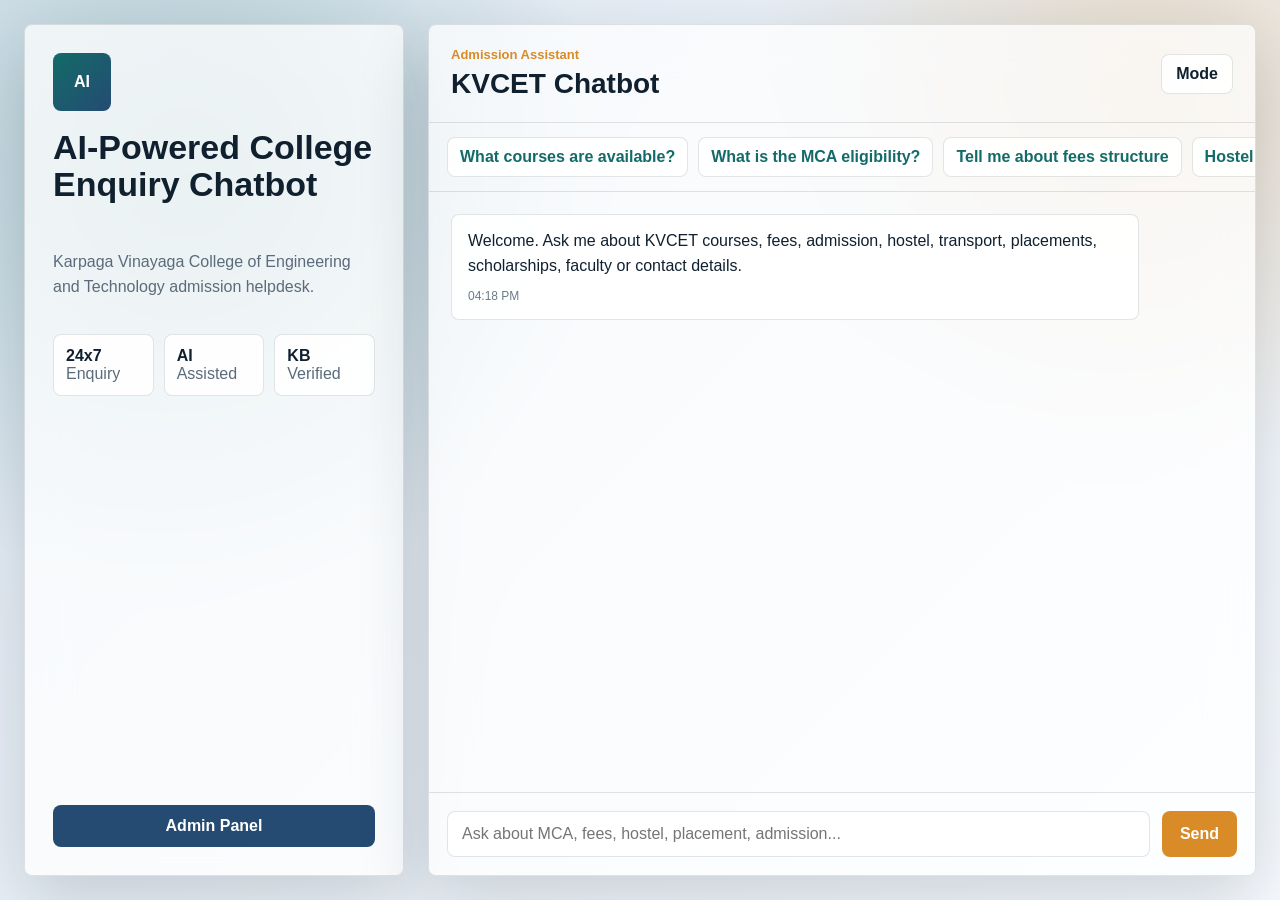
<file: frontend/index.html>
<!DOCTYPE html>
<html lang="en">
<head>
  <meta charset="UTF-8">
  <meta name="viewport" content="width=device-width, initial-scale=1.0">
  <title>AI-Powered College Enquiry Chatbot</title>
  <link rel="stylesheet" href="css/style.css">
</head>
<body>
  <main class="chat-layout">
    <aside class="info-panel glass">
      <div class="brand-mark">AI</div>
      <h1>AI-Powered College Enquiry Chatbot</h1>
      <p>Karpaga Vinayaga College of Engineering and Technology admission helpdesk.</p>
      <div class="stats-grid">
        <span><strong>24x7</strong> Enquiry</span>
        <span><strong>AI</strong> Assisted</span>
        <span><strong>KB</strong> Verified</span>
      </div>
      <a class="admin-link" href="admin.html">Admin Panel</a>
    </aside>

    <section class="chat-card glass">
      <header class="topbar">
        <div>
          <p class="eyebrow">Admission Assistant</p>
          <h2>KVCET Chatbot</h2>
        </div>
        <button id="themeToggle" class="icon-btn" type="button" aria-label="Toggle dark or light mode">Mode</button>
      </header>

      <div class="suggestions" id="suggestions"></div>
      <div id="chatMessages" class="chat-messages" aria-live="polite"></div>

      <form id="chatForm" class="composer">
        <input id="messageInput" type="text" placeholder="Ask about MCA, fees, hostel, placement, admission..." autocomplete="off" required>
        <button id="sendButton" type="submit">Send</button>
      </form>
    </section>
  </main>
  <script src="js/app.js"></script>
</body>
</html>
</file>
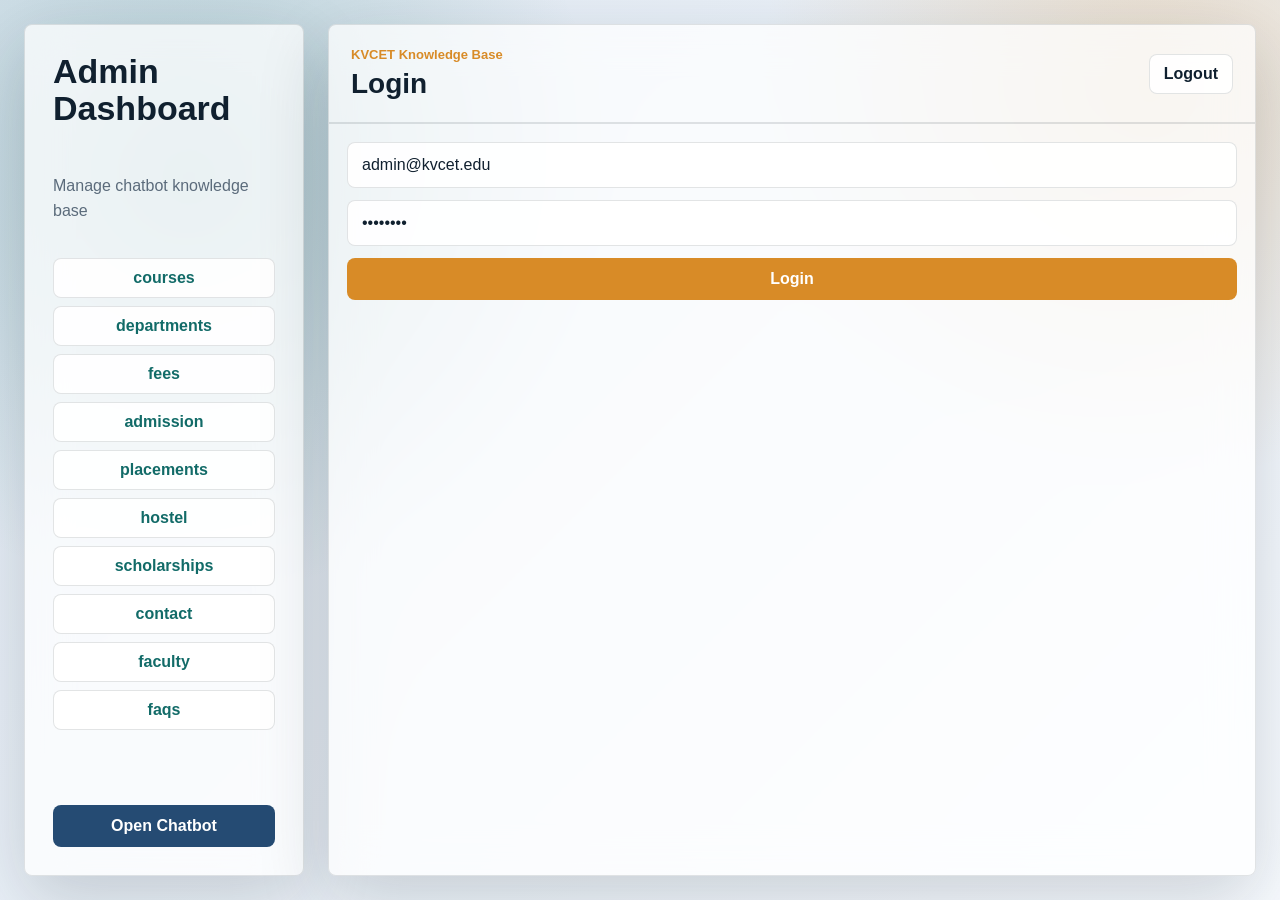
<file: frontend/admin.html>
<!DOCTYPE html>
<html lang="en">
<head>
  <meta charset="UTF-8">
  <meta name="viewport" content="width=device-width, initial-scale=1.0">
  <title>Admin Dashboard - College Chatbot</title>
  <link rel="stylesheet" href="css/style.css">
</head>
<body>
  <main class="admin-layout">
    <aside class="sidebar glass">
      <h1>Admin Dashboard</h1>
      <p>Manage chatbot knowledge base</p>
      <nav id="resourceNav"></nav>
      <a class="admin-link" href="index.html">Open Chatbot</a>
    </aside>

    <section class="dashboard glass">
      <header class="dashboard-header">
        <div>
          <p class="eyebrow">KVCET Knowledge Base</p>
          <h2 id="resourceTitle">Login</h2>
        </div>
        <button id="logoutBtn" class="ghost-btn" type="button">Logout</button>
      </header>

      <form id="loginForm" class="admin-form auth-form">
        <input id="adminEmail" type="email" placeholder="Admin email" value="admin@kvcet.edu" required>
        <input id="adminPassword" type="password" placeholder="Password" value="admin123" required>
        <button type="submit">Login</button>
      </form>

      <section id="crudArea" class="crud-area hidden">
        <form id="crudForm" class="admin-form"></form>
        <div id="records" class="records"></div>
      </section>
    </section>
  </main>
  <script src="js/admin.js"></script>
</body>
</html>
</file>
<file: frontend/css/style.css>
:root {
  --bg: #dfe8f2;
  --surface: rgba(255, 255, 255, 0.72);
  --surface-strong: rgba(255, 255, 255, 0.9);
  --text: #10202f;
  --muted: #5b6b7b;
  --primary: #126b68;
  --secondary: #254b73;
  --accent: #d88b27;
  --line: rgba(16, 32, 47, 0.12);
  --shadow: 0 24px 70px rgba(16, 32, 47, 0.18);
}

[data-theme="dark"] {
  --bg: #0f1720;
  --surface: rgba(24, 35, 48, 0.76);
  --surface-strong: rgba(30, 43, 58, 0.94);
  --text: #eef5fb;
  --muted: #a8b6c4;
  --primary: #24a39d;
  --secondary: #7aa2d6;
  --accent: #e0a04c;
  --line: rgba(238, 245, 251, 0.13);
  --shadow: 0 24px 70px rgba(0, 0, 0, 0.34);
}

* { box-sizing: border-box; }

body {
  margin: 0;
  min-height: 100vh;
  font-family: Inter, Arial, Helvetica, sans-serif;
  color: var(--text);
  background: radial-gradient(circle at 15% 20%, rgba(18, 107, 104, 0.24), transparent 32%), radial-gradient(circle at 90% 10%, rgba(216, 139, 39, 0.22), transparent 28%), linear-gradient(135deg, var(--bg), #f8fbff);
}

.glass {
  background: var(--surface);
  border: 1px solid var(--line);
  box-shadow: var(--shadow);
  backdrop-filter: blur(22px);
}

.chat-layout, .admin-layout {
  min-height: 100vh;
  display: grid;
  gap: 24px;
  padding: 24px;
}

.chat-layout { grid-template-columns: minmax(280px, 380px) minmax(0, 1fr); }
.admin-layout { grid-template-columns: 280px minmax(0, 1fr); }

.info-panel, .chat-card, .sidebar, .dashboard {
  border-radius: 8px;
}

.info-panel, .sidebar {
  padding: 28px;
  display: flex;
  flex-direction: column;
  gap: 18px;
}

.brand-mark {
  width: 58px;
  height: 58px;
  display: grid;
  place-items: center;
  color: #fff;
  background: linear-gradient(135deg, var(--primary), var(--secondary));
  border-radius: 8px;
  font-weight: 900;
}

h1, h2, p { margin-top: 0; }
h1 { font-size: 34px; line-height: 1.08; letter-spacing: 0; }
h2 { font-size: 28px; margin-bottom: 0; letter-spacing: 0; }
.eyebrow { margin-bottom: 6px; color: var(--accent); font-size: 13px; font-weight: 800; }
.info-panel p, .sidebar p { color: var(--muted); line-height: 1.6; }

.stats-grid { display: grid; grid-template-columns: repeat(3, 1fr); gap: 10px; }
.stats-grid span { padding: 12px; border: 1px solid var(--line); border-radius: 8px; background: var(--surface-strong); color: var(--muted); }
.stats-grid strong { display: block; color: var(--text); }

.admin-link, .ghost-btn, .icon-btn, button {
  border: 0;
  border-radius: 8px;
  cursor: pointer;
  font: inherit;
  font-weight: 800;
}

.admin-link { margin-top: auto; padding: 12px 14px; color: #fff; background: var(--secondary); text-align: center; text-decoration: none; }

.chat-card { height: calc(100vh - 48px); display: grid; grid-template-rows: auto auto 1fr auto; overflow: hidden; }
.topbar, .dashboard-header { display: flex; justify-content: space-between; align-items: center; gap: 16px; padding: 22px; border-bottom: 1px solid var(--line); }
.icon-btn, .ghost-btn { padding: 10px 14px; color: var(--text); background: var(--surface-strong); border: 1px solid var(--line); }

.suggestions { display: flex; gap: 10px; overflow-x: auto; padding: 14px 18px; border-bottom: 1px solid var(--line); }
.suggestions button, #resourceNav button { flex: 0 0 auto; padding: 10px 12px; color: var(--primary); background: var(--surface-strong); border: 1px solid var(--line); }

.chat-messages { display: flex; flex-direction: column; gap: 14px; overflow-y: auto; padding: 22px; }
.message { max-width: min(760px, 88%); padding: 14px 16px; border-radius: 8px; line-height: 1.55; animation: rise 0.22s ease; white-space: pre-line; }
.message.user { align-self: flex-end; color: #fff; background: var(--primary); }
.message.bot { align-self: flex-start; background: var(--surface-strong); border: 1px solid var(--line); }
.time { display: block; margin-top: 8px; font-size: 12px; color: rgba(91, 107, 123, 0.9); }
.message.user .time { color: rgba(255, 255, 255, 0.78); }
.typing { display: inline-flex; gap: 4px; }
.typing span { width: 7px; height: 7px; border-radius: 50%; background: var(--accent); animation: pulse 0.8s infinite alternate; }
.typing span:nth-child(2) { animation-delay: 0.15s; }
.typing span:nth-child(3) { animation-delay: 0.3s; }

.composer, .admin-form { display: grid; gap: 12px; padding: 18px; border-top: 1px solid var(--line); }
.composer { grid-template-columns: 1fr auto; }
input, textarea, select { width: 100%; min-height: 46px; padding: 12px 14px; color: var(--text); background: var(--surface-strong); border: 1px solid var(--line); border-radius: 8px; font: inherit; outline: none; }
textarea { min-height: 96px; resize: vertical; }
input:focus, textarea:focus, select:focus { border-color: var(--primary); box-shadow: 0 0 0 3px rgba(18, 107, 104, 0.14); }
button, .composer button, .admin-form button { padding: 12px 18px; color: #fff; background: var(--accent); }

.sidebar nav { display: grid; gap: 8px; }
.dashboard { min-height: calc(100vh - 48px); overflow: hidden; }
.crud-area { display: grid; grid-template-columns: minmax(260px, 380px) 1fr; min-height: 0; }
.records { padding: 18px; display: grid; gap: 12px; overflow-y: auto; max-height: calc(100vh - 152px); }
.record { padding: 14px; border: 1px solid var(--line); border-radius: 8px; background: var(--surface-strong); }
.record h3 { margin: 0 0 8px; font-size: 17px; }
.record p { color: var(--muted); line-height: 1.5; }
.record-actions { display: flex; gap: 8px; margin-top: 10px; }
.record-actions button { padding: 8px 10px; }
.hidden { display: none !important; }

@keyframes rise { from { opacity: 0; transform: translateY(8px); } to { opacity: 1; transform: translateY(0); } }
@keyframes pulse { from { transform: translateY(0); opacity: 0.4; } to { transform: translateY(-4px); opacity: 1; } }

@media (max-width: 900px) {
  .chat-layout, .admin-layout, .crud-area { grid-template-columns: 1fr; }
  .chat-card { height: auto; min-height: 72vh; }
  .info-panel { order: 2; }
}

@media (max-width: 620px) {
  .chat-layout, .admin-layout { padding: 0; gap: 0; }
  .info-panel, .chat-card, .sidebar, .dashboard { border-radius: 0; }
  .composer { grid-template-columns: 1fr; }
  .stats-grid { grid-template-columns: 1fr; }
}
</file>
